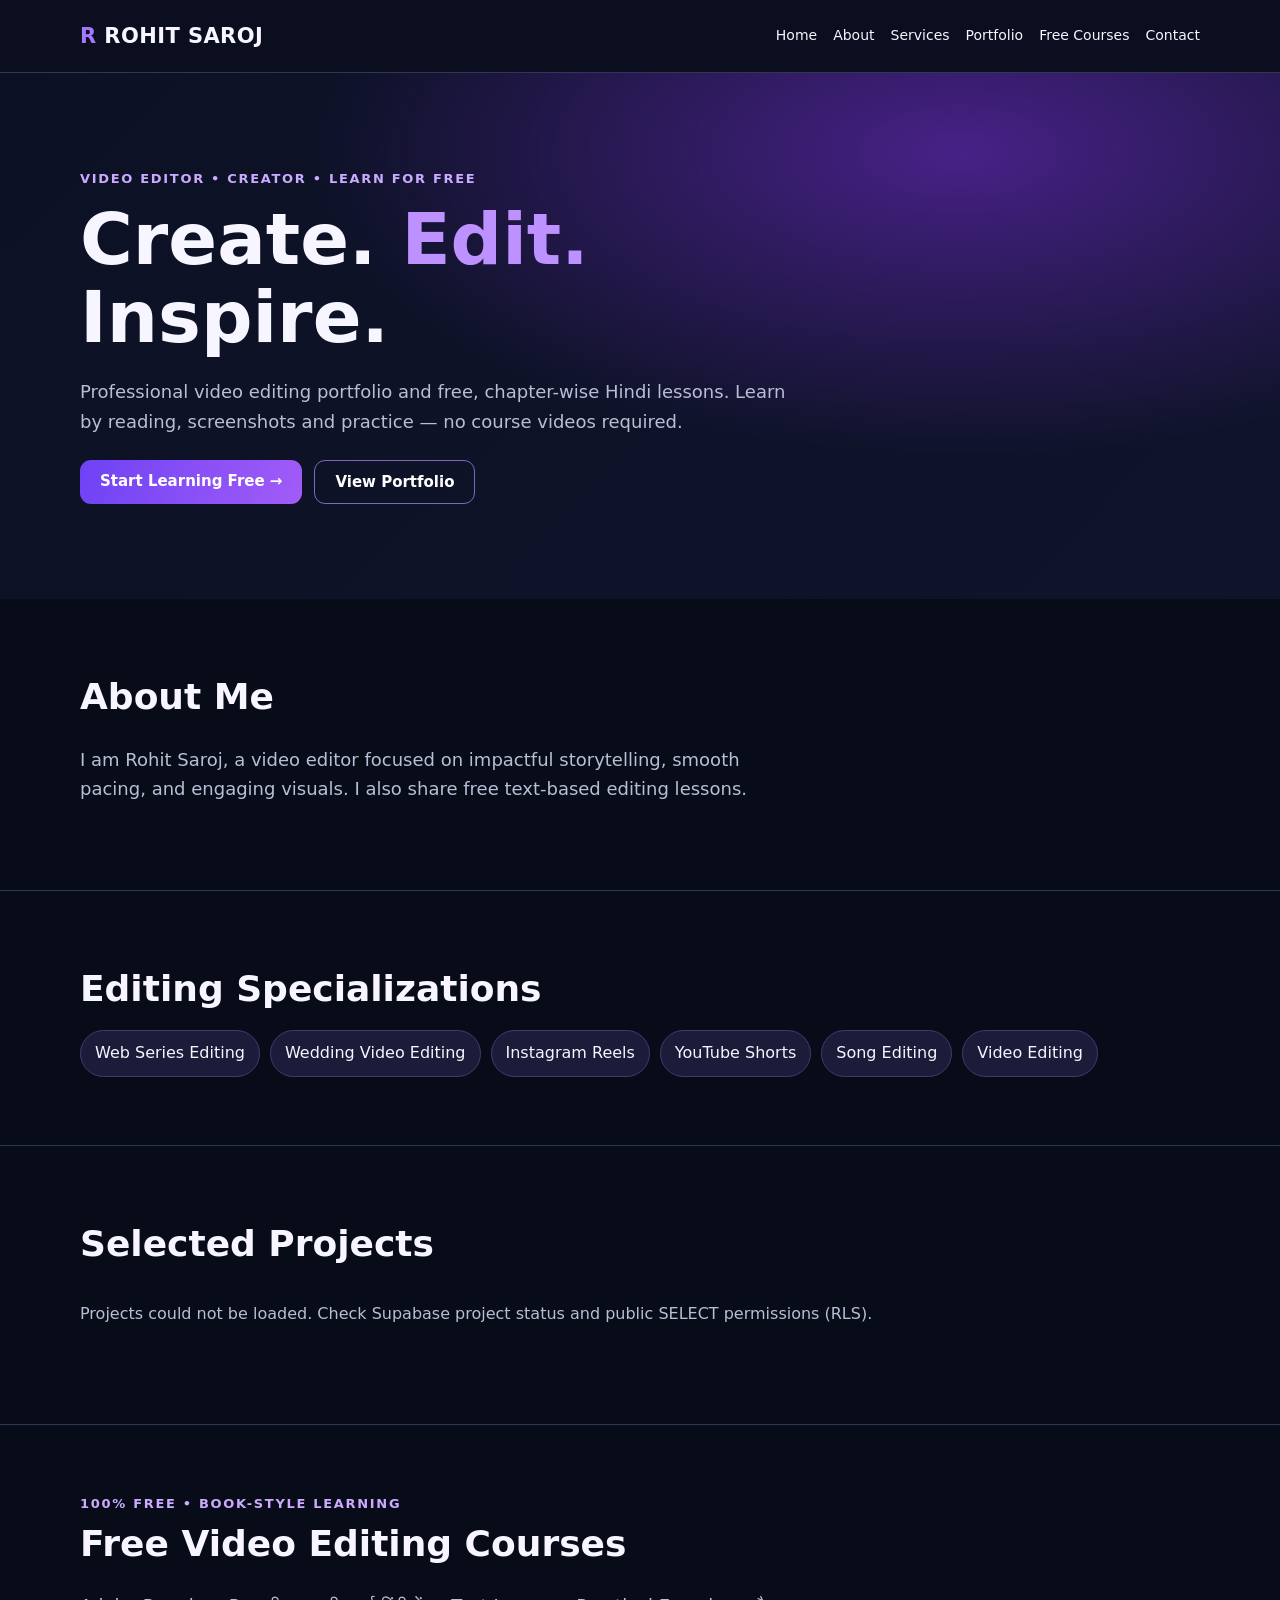
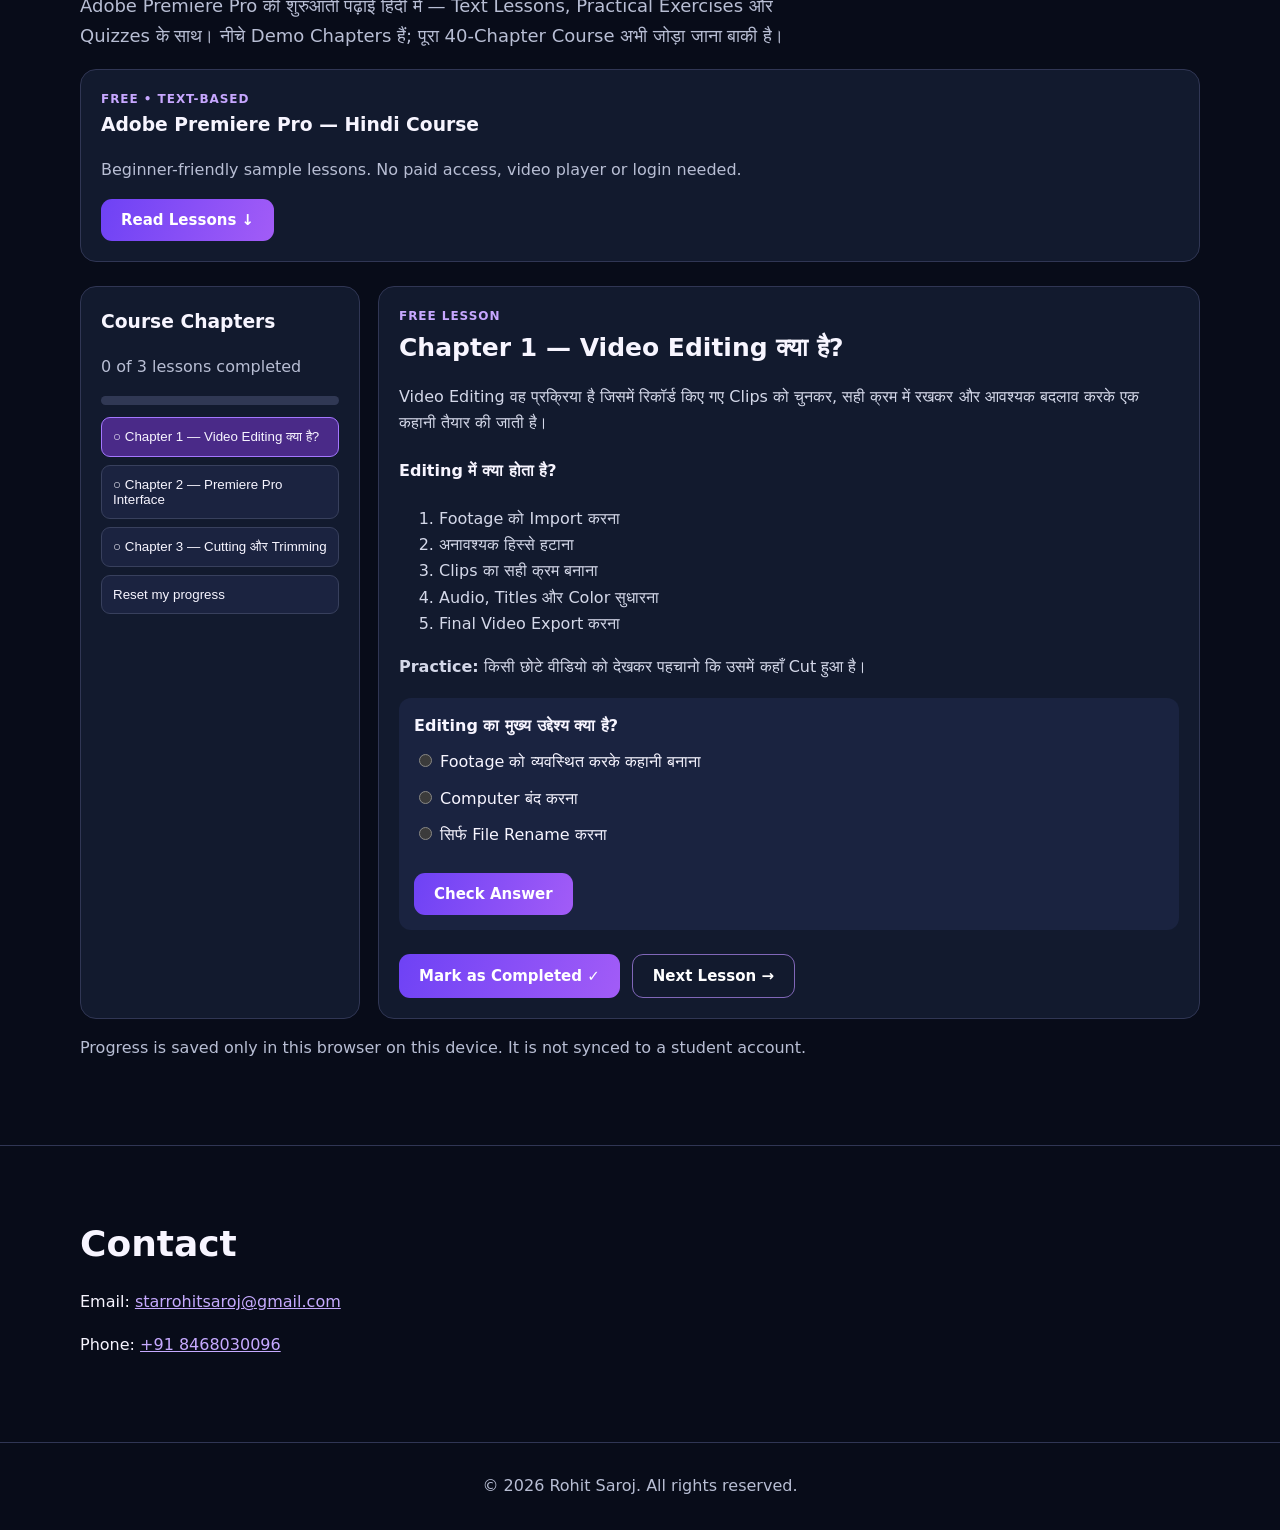
<file: index.html>
<!DOCTYPE html>
<html lang="hi">
<head>
<meta charset="UTF-8"><meta name="viewport" content="width=device-width,initial-scale=1">
<meta name="description" content="Rohit Saroj — video editing portfolio and free Hindi text-based Premiere Pro lessons.">
<title>Rohit Saroj | Portfolio & Free Editing Courses</title>
<style>
:root{color-scheme:dark;--bg:#080c19;--panel:#121a2e;--line:#303654;--text:#f7f5ff;--muted:#b8bed4;--accent:#a477ff;--accent2:#6e42f5}*{box-sizing:border-box}html{scroll-behavior:smooth}body{margin:0;background:var(--bg);color:var(--text);font:16px/1.65 system-ui,-apple-system,Segoe UI,sans-serif}a{color:#c6aaff}.wrap{width:min(1120px,calc(100% - 36px));margin:auto}header{position:sticky;top:0;z-index:10;background:#0b1020ed;backdrop-filter:blur(14px);border-bottom:1px solid var(--line)}nav{display:flex;align-items:center;justify-content:space-between;gap:15px;min-height:72px;flex-wrap:wrap}nav strong{font-size:21px;letter-spacing:.02em}nav strong span{color:var(--accent)}.links{display:flex;gap:16px;flex-wrap:wrap}.links a{color:var(--text);text-decoration:none;font-size:14px}.links a:hover{color:var(--accent)}.hero{padding:95px 0;background:radial-gradient(ellipse at 75% 15%,#472187 0,transparent 48%),linear-gradient(135deg,#0c1125,#10142b)}h1{font-size:clamp(38px,7vw,72px);line-height:1.08;margin:12px 0 20px}h1 em{font-style:normal;color:#bd91ff}h2{font-size:clamp(26px,4vw,36px);margin:0 0 12px}h3{margin:0 0 8px}.eyebrow{color:#caabff;text-transform:uppercase;letter-spacing:.13em;font-weight:750;font-size:13px}.lead{max-width:710px;color:var(--muted);font-size:18px}.button{display:inline-block;border:0;border-radius:11px;padding:12px 20px;background:linear-gradient(110deg,var(--accent2),#a25cf7);color:white;text-decoration:none;font:700 15px system-ui;cursor:pointer}.button.secondary{background:transparent;border:1px solid #8067b8}.actions{display:flex;gap:12px;flex-wrap:wrap;margin-top:24px}section{padding:68px 0;border-bottom:1px solid var(--line)}.muted{color:var(--muted)}.skills{display:flex;gap:10px;flex-wrap:wrap}.pill{padding:9px 14px;border-radius:99px;background:#1a1c39;border:1px solid #443a70}.grid{display:grid;grid-template-columns:repeat(auto-fit,minmax(min(100%,260px),1fr));gap:20px}.card{border:1px solid var(--line);background:var(--panel);border-radius:16px;overflow:hidden}.card .content{padding:20px}.card img{width:100%;aspect-ratio:16/9;object-fit:cover;display:block;background:#232b48}.card p{color:var(--muted)}.tag{color:#c7a7ff;font-size:12px;letter-spacing:.08em;font-weight:800;text-transform:uppercase}.status{color:var(--muted);padding:12px 0}.course-shell{display:grid;grid-template-columns:minmax(190px,280px) minmax(0,1fr);gap:18px;margin-top:24px}.lesson-menu,.reader{background:var(--panel);border:1px solid var(--line);border-radius:16px;padding:20px}.lesson-menu button{display:block;width:100%;margin:8px 0;text-align:left;background:#1b2340;border:1px solid #38405d;border-radius:9px;color:var(--text);padding:11px;cursor:pointer}.lesson-menu button.active{background:#4a2a88;border-color:#a477ff}.reader{min-height:320px}.reader h3{font-size:25px}.reader p,.reader li{color:#d4d8e9}.reader img{max-width:100%;height:auto;border-radius:12px}.progress{height:9px;background:#303854;border-radius:30px;overflow:hidden;margin:12px 0}.progress>div{height:100%;background:#a477ff;width:0;transition:width .2s}.quiz{padding:15px;background:#1a2340;border-radius:12px;margin:18px 0}.quiz label{display:block;margin:10px 0}.quiz button{margin-top:8px}.contact a{overflow-wrap:anywhere}footer{padding:30px 0;text-align:center;color:var(--muted)}button:focus-visible,a:focus-visible{outline:3px solid #d9c4ff;outline-offset:3px}@media(max-width:700px){nav{padding:12px 0}.links{gap:12px}.hero{padding:65px 0}.course-shell{grid-template-columns:1fr}section{padding:48px 0}}
</style>
</head>
<body>
<header><nav class="wrap"><strong><span>R</span> ROHIT SAROJ</strong><div class="links"><a href="#home">Home</a><a href="#about">About</a><a href="#skills">Services</a><a href="#projects">Portfolio</a><a href="#courses">Free Courses</a><a href="#contact">Contact</a></div></nav></header>
<main>
<div id="home" class="hero"><div class="wrap"><div class="eyebrow">Video Editor • Creator • Learn for Free</div><h1>Create. <em>Edit.</em><br>Inspire.</h1><p class="lead">Professional video editing portfolio and free, chapter-wise Hindi lessons. Learn by reading, screenshots and practice — no course videos required.</p><div class="actions"><a class="button" href="#courses">Start Learning Free →</a><a class="button secondary" href="#projects">View Portfolio</a></div></div></div>
<section id="about"><div class="wrap"><h2>About Me</h2><p class="lead">I am Rohit Saroj, a video editor focused on impactful storytelling, smooth pacing, and engaging visuals. I also share free text-based editing lessons.</p></div></section>
<section id="skills"><div class="wrap"><h2>Editing Specializations</h2><div class="skills"><span class="pill">Web Series Editing</span><span class="pill">Wedding Video Editing</span><span class="pill">Instagram Reels</span><span class="pill">YouTube Shorts</span><span class="pill">Song Editing</span><span class="pill">Video Editing</span></div></div></section>
<section id="projects"><div class="wrap"><h2>Selected Projects</h2><p id="status" class="status" role="status">Loading projects...</p><div id="projectGrid" class="grid"></div></div></section>
<section id="courses"><div class="wrap"><div class="eyebrow">100% Free • Book-style Learning</div><h2>Free Video Editing Courses</h2><p class="lead">Adobe Premiere Pro की शुरुआती पढ़ाई हिंदी में — Text Lessons, Practical Exercises और Quizzes के साथ। नीचे Demo Chapters हैं; पूरा 40-Chapter Course अभी जोड़ा जाना बाकी है।</p><div class="card"><div class="content"><div class="tag">FREE • TEXT-BASED</div><h3>Adobe Premiere Pro — Hindi Course</h3><p>Beginner-friendly sample lessons. No paid access, video player or login needed.</p><a class="button" href="#lessonReader">Read Lessons ↓</a></div></div>
<div class="course-shell" id="lessonReader"><aside class="lesson-menu"><h3>Course Chapters</h3><p class="muted" id="progressLabel">0 of 3 lessons completed</p><div class="progress" aria-label="Course progress"><div id="progressBar"></div></div><div id="lessonMenu"></div><button id="resetProgress" type="button">Reset my progress</button></aside><article class="reader" aria-live="polite"><div class="tag" id="lessonTag">FREE LESSON</div><h3 id="lessonTitle"></h3><div id="lessonBody"></div><div class="quiz" id="quizBox"><strong id="quizQuestion"></strong><div id="quizAnswers"></div><p id="quizFeedback" role="status"></p><button class="button" id="checkAnswer" type="button">Check Answer</button></div><div class="actions"><button class="button" id="completeLesson" type="button">Mark as Completed ✓</button><button class="button secondary" id="nextLesson" type="button">Next Lesson →</button></div></article></div><p class="muted">Progress is saved only in this browser on this device. It is not synced to a student account.</p></div></section>
<section id="contact"><div class="wrap contact"><h2>Contact</h2><p>Email: <a href="mailto:starrohitsaroj@gmail.com">starrohitsaroj@gmail.com</a></p><p>Phone: <a href="tel:+918468030096">+91 8468030096</a></p></div></section>
</main><footer><div class="wrap">© <span id="year"></span> Rohit Saroj. All rights reserved.</div></footer>
<script>
'use strict';
// Public publishable key only. NEVER add a Supabase secret/service_role key to this file.
const SUPABASE_URL='https://drcpfbhealrpccfabltw.supabase.co';
const SUPABASE_KEY='sb_publishable_HcTawEY8KWB6PIruhFIPPg__DArNAyg';
const statusEl=document.getElementById('status');
const gridEl=document.getElementById('projectGrid');
document.getElementById('year').textContent=new Date().getFullYear();
function safeUrl(value){try{const url=new URL(String(value||''));return ['https:','http:'].includes(url.protocol)?url.href:''}catch{return ''}}
function youtubeThumbnail(url){try{const u=new URL(url);let id='';if(['youtu.be','www.youtu.be'].includes(u.hostname))id=u.pathname.split('/')[1];else if(['youtube.com','www.youtube.com','m.youtube.com'].includes(u.hostname)){if(u.pathname==='/watch')id=u.searchParams.get('v')||'';else if(u.pathname.startsWith('/shorts/')||u.pathname.startsWith('/embed/'))id=u.pathname.split('/')[2]}return /^[a-zA-Z0-9_-]{11}$/.test(id)?`https://img.youtube.com/vi/${id}/hqdefault.jpg`:''}catch{return ''}}
function makeProject(project){const card=document.createElement('article');card.className='card';const videoUrl=safeUrl(project.video_url);const imageUrl=safeUrl(project.thumbnail_url)||youtubeThumbnail(videoUrl);if(imageUrl){const image=document.createElement('img');image.src=imageUrl;image.alt=String(project.title||'Project thumbnail');image.loading='lazy';image.referrerPolicy='no-referrer';card.appendChild(image)}const content=document.createElement('div');content.className='content';if(project.category){const tag=document.createElement('div');tag.className='tag';tag.textContent=project.category;content.appendChild(tag)}const heading=document.createElement('h3');heading.textContent=project.title||'Untitled Project';content.appendChild(heading);const description=project.discription||project.description;if(description){const p=document.createElement('p');p.textContent=description;content.appendChild(p)}if(videoUrl){const a=document.createElement('a');a.href=videoUrl;a.target='_blank';a.rel='noopener noreferrer';a.textContent='Watch Video ↗';content.appendChild(a)}card.appendChild(content);return card}
async function loadProjects(){try{const endpoint=`${SUPABASE_URL}/rest/v1/projects?select=*`;const response=await fetch(endpoint,{headers:{apikey:SUPABASE_KEY,Authorization:`Bearer ${SUPABASE_KEY}`}});if(!response.ok)throw new Error(`HTTP ${response.status}`);const projects=await response.json();if(!Array.isArray(projects))throw new Error('Unexpected response');gridEl.replaceChildren(...projects.map(makeProject));statusEl.textContent=projects.length?'':'Projects coming soon.'}catch(error){console.error('Could not load projects:',error);statusEl.textContent='Projects could not be loaded. Check Supabase project status and public SELECT permissions (RLS).'}}
loadProjects();
// These are illustrative starter lessons, not the user's complete 40-chapter course.
const lessons=[
{title:'Chapter 1 — Video Editing क्या है?',body:'<p>Video Editing वह प्रक्रिया है जिसमें रिकॉर्ड किए गए Clips को चुनकर, सही क्रम में रखकर और आवश्यक बदलाव करके एक कहानी तैयार की जाती है।</p><h4>Editing में क्या होता है?</h4><ol><li>Footage को Import करना</li><li>अनावश्यक हिस्से हटाना</li><li>Clips का सही क्रम बनाना</li><li>Audio, Titles और Color सुधारना</li><li>Final Video Export करना</li></ol><p><strong>Practice:</strong> किसी छोटे वीडियो को देखकर पहचानो कि उसमें कहाँ Cut हुआ है।</p>',question:'Editing का मुख्य उद्देश्य क्या है?',answers:['Footage को व्यवस्थित करके कहानी बनाना','Computer बंद करना','सिर्फ File Rename करना'],correct:0},
{title:'Chapter 2 — Premiere Pro Interface',body:'<p>Premiere Pro में कई Panels होते हैं। <strong>Project Panel</strong> में Media Files दिखाई देती हैं, <strong>Source Monitor</strong> में Clip Preview होता है, <strong>Timeline</strong> पर Editing होती है और <strong>Program Monitor</strong> में Sequence का Result दिखता है।</p><p><strong>Practice:</strong> इन चार Panels के नाम लिखो और हर Panel का एक काम बताओ।</p>',question:'Video Clips को क्रम में कहाँ Edit करते हैं?',answers:['Project Panel','Timeline','Effects Search'],correct:1},
{title:'Chapter 3 — Cutting और Trimming',body:'<p><strong>Cutting</strong> का मतलब Clip को हिस्सों में बाँटना है। <strong>Trimming</strong> में Clip के Start या End को छोटा किया जाता है। Premiere Pro में Selection Tool से Clip के किनारे खींचकर Trim किया जा सकता है।</p><p><strong>Practice:</strong> 20-second Clip में से 5-second का अनावश्यक हिस्सा हटाने की योजना बनाओ।</p>',question:'Clip का Start या End छोटा करने को क्या कहते हैं?',answers:['Exporting','Trimming','Rendering'],correct:1}
];
const menu=document.getElementById('lessonMenu'),title=document.getElementById('lessonTitle'),body=document.getElementById('lessonBody'),quizQuestion=document.getElementById('quizQuestion'),quizAnswers=document.getElementById('quizAnswers'),feedback=document.getElementById('quizFeedback');
let current=0,completed=[];try{const saved=JSON.parse(localStorage.getItem('rs-free-course-progress-v1')||'[]');if(Array.isArray(saved))completed=saved.filter(i=>Number.isInteger(i)&&i>=0&&i<lessons.length)}catch{}
function saveProgress(){try{localStorage.setItem('rs-free-course-progress-v1',JSON.stringify(completed))}catch{}}
function renderProgress(){document.getElementById('progressLabel').textContent=`${completed.length} of ${lessons.length} lessons completed`;document.getElementById('progressBar').style.width=`${completed.length/lessons.length*100}%`;menu.replaceChildren();lessons.forEach((lesson,i)=>{const b=document.createElement('button');b.type='button';b.className=i===current?'active':'';b.textContent=`${completed.includes(i)?'✓':'○'} ${lesson.title}`;b.addEventListener('click',()=>showLesson(i));menu.appendChild(b)})}
function showLesson(index){current=index;const lesson=lessons[index];title.textContent=lesson.title;body.innerHTML=lesson.body;quizQuestion.textContent=lesson.question;quizAnswers.replaceChildren();lesson.answers.forEach((answer,i)=>{const label=document.createElement('label'),radio=document.createElement('input');radio.type='radio';radio.name='quiz-answer';radio.value=String(i);label.append(radio,document.createTextNode(' '+answer));quizAnswers.appendChild(label)});feedback.textContent='';document.getElementById('completeLesson').textContent=completed.includes(index)?'Completed ✓':'Mark as Completed ✓';document.getElementById('nextLesson').disabled=index===lessons.length-1;renderProgress()}
document.getElementById('checkAnswer').addEventListener('click',()=>{const chosen=document.querySelector('input[name="quiz-answer"]:checked');feedback.textContent=!chosen?'पहले एक उत्तर चुनें।':Number(chosen.value)===lessons[current].correct?'सही उत्तर! ✓':'फिर कोशिश करें।'});
document.getElementById('completeLesson').addEventListener('click',()=>{if(!completed.includes(current)){completed.push(current);saveProgress()}showLesson(current)});
document.getElementById('nextLesson').addEventListener('click',()=>{if(current<lessons.length-1)showLesson(current+1)});
document.getElementById('resetProgress').addEventListener('click',()=>{if(confirm('इस Browser का Course Progress Reset करना है?')){completed=[];saveProgress();showLesson(current)}});
showLesson(0);
</script>
</body>
</html>
</file>
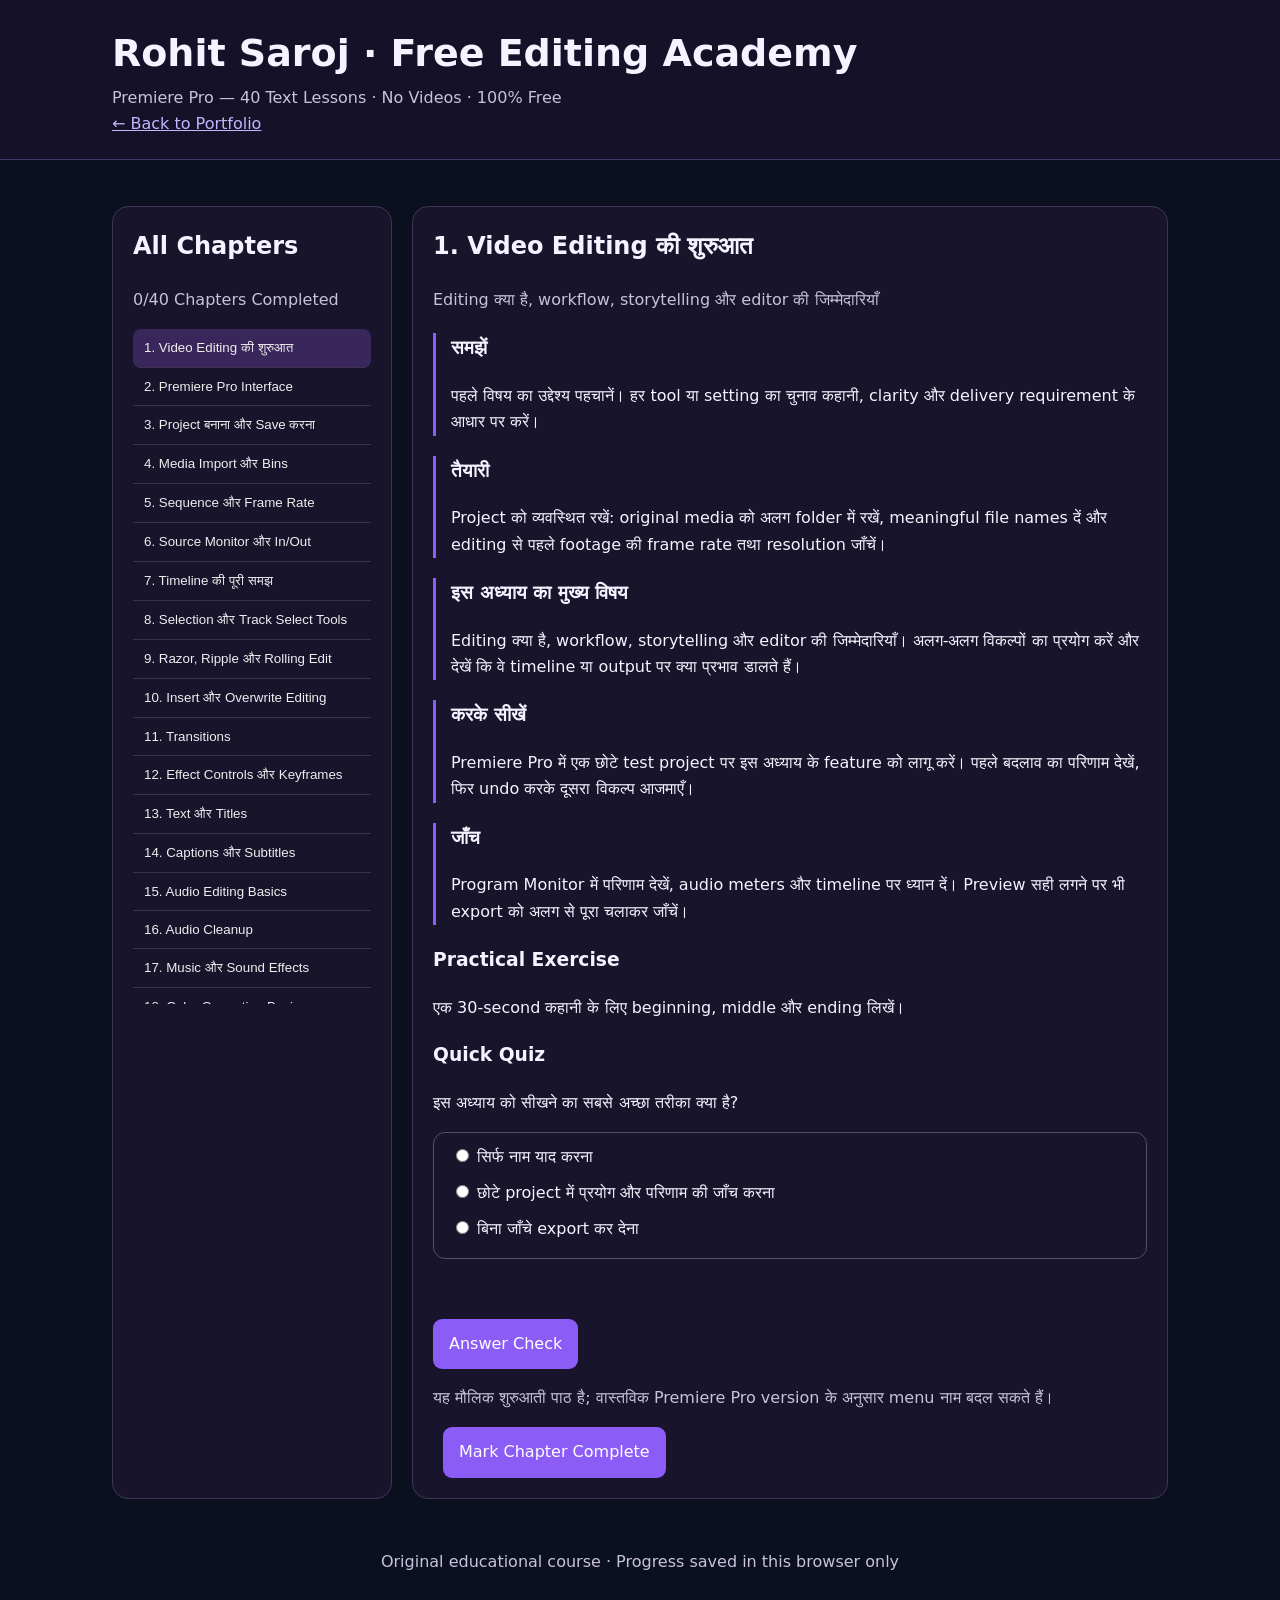
<file: rohit-course/index.html>
<!doctype html><html lang="hi"><head><meta charset="utf-8"><meta name="viewport" content="width=device-width,initial-scale=1"><meta name="description" content="Free Premiere Pro course in Hindi: 40 text-based chapters, practical exercises and quizzes."><title>Free Premiere Pro Course | Rohit Saroj</title><link rel="stylesheet" href="style.css"></head><body><header><div class="wrap"><h1>Rohit Saroj · Free Editing Academy</h1><div class="muted">Premiere Pro — 40 Text Lessons · No Videos · 100% Free</div><a href="../index.html">← Back to Portfolio</a></div></header><main class="wrap"><div class="layout"><aside class="panel"><h2>All Chapters</h2><p id="progress" class="muted">0/40 Chapters Completed</p><nav class="chapters" id="chapterList" aria-label="Course chapters"></nav></aside><article id="lesson" class="panel" aria-live="polite">Loading lessons…</article></div></main><footer>Original educational course · Progress saved in this browser only</footer><script src="app.js"></script></body></html>
</file>
<file: rohit-course/style.css>
*{box-sizing:border-box}body{margin:0;background:#0b1020;color:#f5f3ff;font:16px/1.65 system-ui,sans-serif}a{color:#c4b5fd}.wrap{max-width:1100px;margin:auto;padding:22px}header{background:#151129;border-bottom:1px solid #443568}h1{margin:0;font-size:clamp(24px,4vw,38px)}.muted{color:#c9c1dd}.layout{display:grid;grid-template-columns:280px 1fr;gap:20px;margin-top:24px}.panel{background:#17142c;border:1px solid #403456;border-radius:16px;padding:20px}.chapters{max-height:75vh;overflow:auto}.chapters button{width:100%;text-align:left;background:transparent;border:0;border-bottom:1px solid #3d3151;color:#eee;padding:11px;cursor:pointer}.chapters button.active{background:#39275b;border-radius:8px}.button{background:#8b5cf6;border:0;color:white;padding:12px 16px;border-radius:9px;cursor:pointer;font:inherit}input{accent-color:#a78bfa}h2{margin-top:0}.step{border-left:3px solid #8b5cf6;padding-left:15px;margin:20px 0}fieldset{border:1px solid #5b4974;border-radius:12px;margin:16px 0}label{display:block;padding:5px}#feedback{min-height:28px}footer{padding:28px;color:#c9c1dd;text-align:center}@media(max-width:720px){.layout{grid-template-columns:1fr}.chapters{max-height:240px}}
</file>
